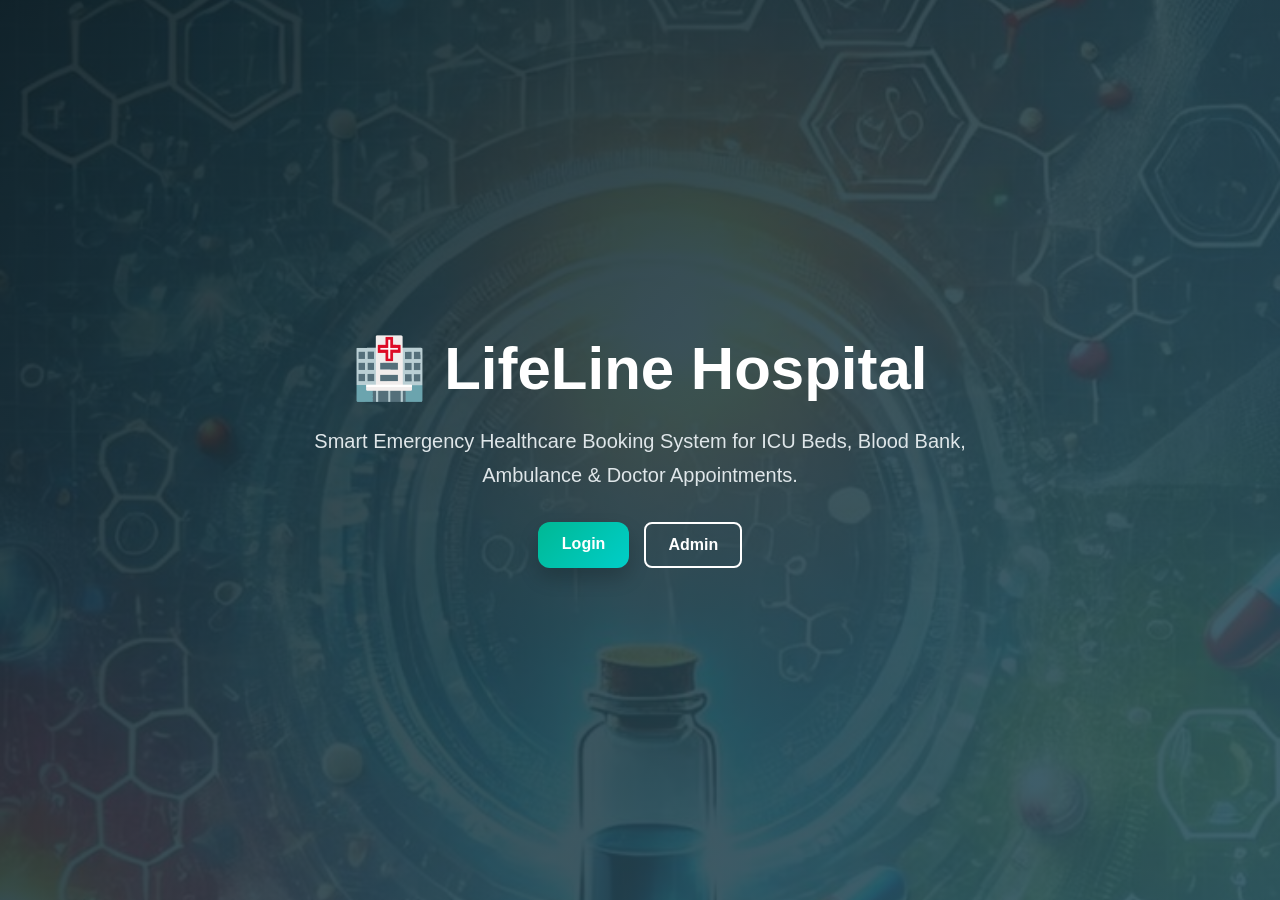
<file: index.html>
<!DOCTYPE html>
<html lang="en">
<head>
<meta charset="UTF-8">
<meta name="viewport" content="width=device-width, initial-scale=1.0">
<title>LifeLine Hospital</title>
<link rel="stylesheet" href="style.css">

<style>
.hero{
height:100vh;
display:flex;
justify-content:center;
align-items:center;
text-align:center;
padding:20px;
}

.hero-box{
max-width:700px;
}

.hero h1{
font-size:60px;
margin-bottom:20px;
}

.hero p{
font-size:20px;
margin-bottom:30px;
color:#dfe6e9;
}

.buttons{
display:flex;
gap:15px;
justify-content:center;
flex-wrap:wrap;
}

.btn-outline{
padding:12px 22px;
border:2px solid white;
border-radius:8px;
color:white;
text-decoration:none;
font-weight:bold;
}

.btn-outline:hover{
background:white;
color:#2c5364;
}
</style>
</head>

<body>

<section class="hero">
<div class="hero-box">
<h1>🏥 LifeLine Hospital</h1>
<p>Smart Emergency Healthcare Booking System for ICU Beds, Blood Bank, Ambulance & Doctor Appointments.</p>

<div class="buttons">
<a href="login.html" class="btn">Login</a>
<a href="admin.html" class="btn-outline">Admin</a>
</div>
</div>
</section>

</body>
</html>
</file>
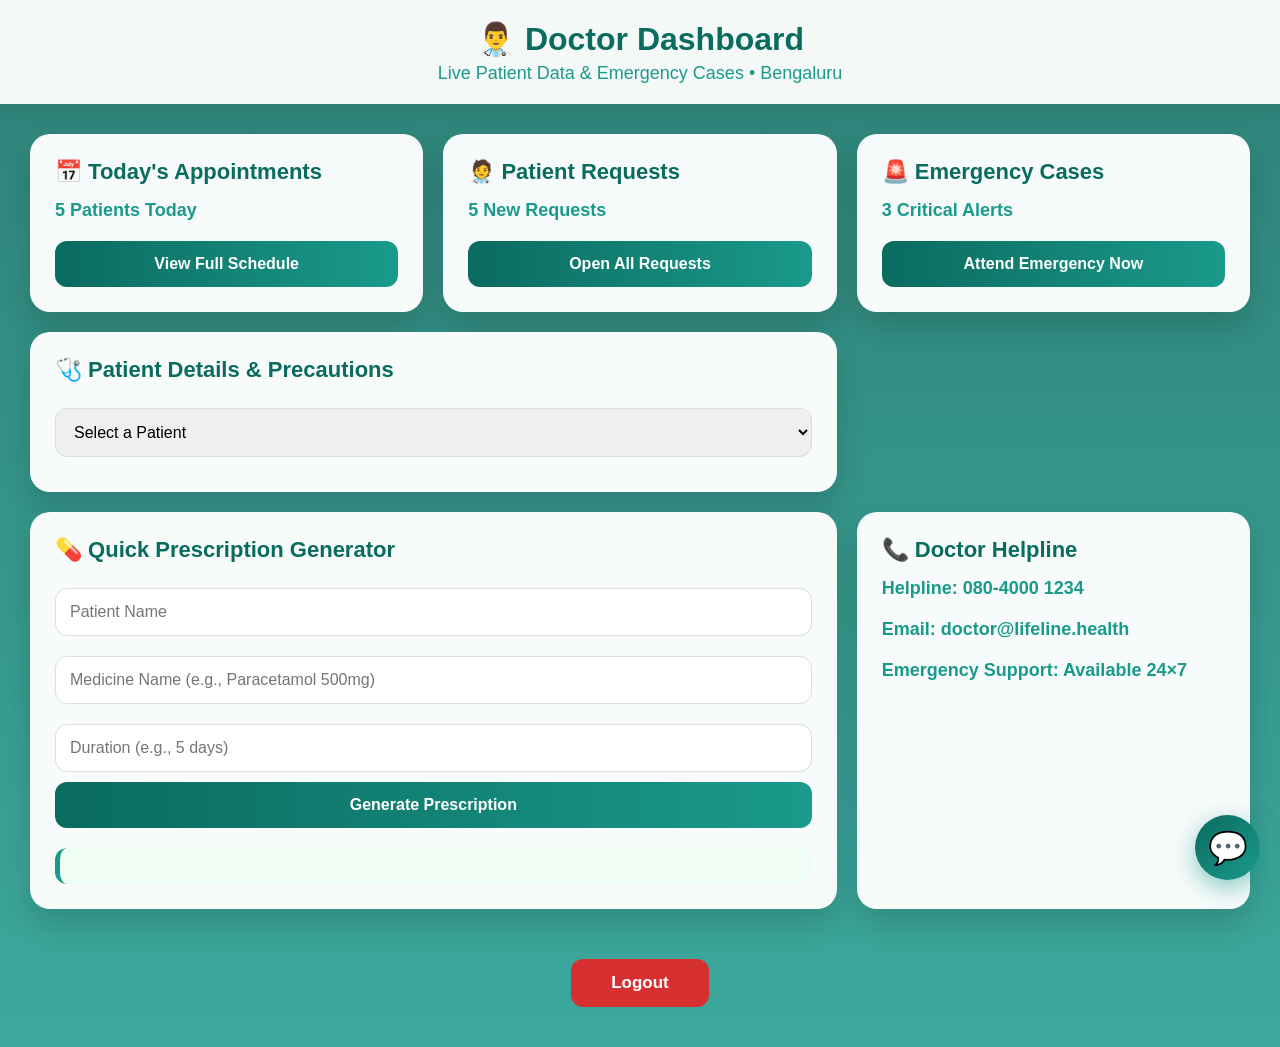
<file: doctor .html>
<!DOCTYPE html>
<html lang="en">
<head>
<meta charset="UTF-8">
<meta name="viewport" content="width=device-width, initial-scale=1.0">
<title>Doctor Dashboard - LifeLine</title>
<style>
* {
    margin: 0;
    padding: 0;
    box-sizing: border-box;
}

body {
    font-family: 'Segoe UI', Arial, sans-serif;
    background: linear-gradient(rgba(10, 107, 95, 0.85), rgba(26, 154, 139, 0.85)),
                url('https://images.unsplash.com/photo-1559757148-5e995136c7b2?q=80&w=2070') no-repeat center center fixed;
    background-size: cover;
    min-height: 100vh;
    color: #111827;
    position: relative;
}

/* Topbar */
.topbar {
    background: rgba(255, 255, 255, 0.95);
    backdrop-filter: blur(12px);
    padding: 20px 30px;
    text-align: center;
    box-shadow: 0 4px 20px rgba(0, 0, 0, 0.1);
    position: relative;
    z-index: 10;
}

.topbar h2 {
    color: #0A6B5F;
    font-size: 32px;
    font-weight: 800;
}

.topbar p {
    color: #1A9A8B;
    font-size: 18px;
    margin-top: 5px;
}

/* Grid Layout */
.grid {
    display: grid;
    grid-template-columns: repeat(auto-fit, minmax(320px, 1fr));
    gap: 20px;
    padding: 30px;
    max-width: 1400px;
    margin: 0 auto;
}

.card {
    background: rgba(255, 255, 255, 0.96);
    border-radius: 20px;
    padding: 25px;
    box-shadow: 0 15px 30px rgba(0, 0, 0, 0.15);
    transition: transform 0.3s, box-shadow 0.3s;
    backdrop-filter: blur(10px);
}

.card:hover {
    transform: translateY(-8px);
    box-shadow: 0 20px 40px rgba(0, 0, 0, 0.2);
}

.card h2 {
    color: #0A6B5F;
    margin-bottom: 15px;
    font-size: 22px;
    display: flex;
    align-items: center;
    gap: 10px;
}

.card p {
    font-size: 18px;
    font-weight: 600;
    color: #1A9A8B;
    margin-bottom: 20px;
}

.card button {
    width: 100%;
    padding: 14px;
    background: linear-gradient(90deg, #0A6B5F, #1A9A8B);
    color: white;
    border: none;
    border-radius: 12px;
    font-size: 16px;
    font-weight: 700;
    cursor: pointer;
    transition: 0.3s;
}

.card button:hover {
    transform: translateY(-2px);
    box-shadow: 0 10px 20px rgba(26, 154, 139, 0.4);
}

.card.big {
    grid-column: span 2;
}

@media (max-width: 900px) {
    .card.big { grid-column: span 1; }
}

/* Inputs */
input, select {
    width: 100%;
    padding: 14px;
    margin: 10px 0;
    border: 1px solid #ddd;
    border-radius: 12px;
    font-size: 16px;
}

input:focus, select:focus {
    border-color: #1A9A8B;
    box-shadow: 0 0 0 3px rgba(26, 154, 139, 0.15);
}

#prescriptionResult {
    margin-top: 20px;
    padding: 18px;
    background: #f0fdf4;
    border-radius: 12px;
    border-left: 5px solid #1A9A8B;
    line-height: 1.7;
}

.logout {
    display: block;
    margin: 20px auto 40px;
    padding: 14px 40px;
    background: #d63031;
    color: white;
    border: none;
    border-radius: 12px;
    font-size: 17px;
    font-weight: 700;
    cursor: pointer;
}

/* ==================== CHATBOT ==================== */
.chatbot-container {
    position: fixed;
    bottom: 20px;
    right: 20px;
    z-index: 1000;
}

.chatbot-icon {
    width: 65px;
    height: 65px;
    background: linear-gradient(135deg, #0A6B5F, #1A9A8B);
    color: white;
    border-radius: 50%;
    display: flex;
    align-items: center;
    justify-content: center;
    font-size: 32px;
    box-shadow: 0 8px 25px rgba(26, 154, 139, 0.5);
    cursor: pointer;
    transition: all 0.3s;
}

.chatbot-icon:hover {
    transform: scale(1.1);
}

.chat-window {
    display: none;
    position: absolute;
    bottom: 80px;
    right: 0;
    width: 380px;
    height: 520px;
    background: white;
    border-radius: 20px;
    box-shadow: 0 15px 40px rgba(0,0,0,0.25);
    overflow: hidden;
    flex-direction: column;
}

.chat-window.active {
    display: flex;
}

.chat-header {
    background: linear-gradient(90deg, #0A6B5F, #1A9A8B);
    color: white;
    padding: 15px 20px;
    display: flex;
    justify-content: space-between;
    align-items: center;
    font-weight: 700;
}

.chat-body {
    flex: 1;
    padding: 20px;
    overflow-y: auto;
    background: #f8fffe;
}

.chat-message {
    margin-bottom: 15px;
    max-width: 85%;
}

.chat-message.user {
    margin-left: auto;
    text-align: right;
}

.chat-message .bubble {
    padding: 12px 16px;
    border-radius: 18px;
    font-size: 15px;
    line-height: 1.5;
}

.chat-message.bot .bubble {
    background: #e6f4f1;
    border-bottom-left-radius: 5px;
}

.chat-message.user .bubble {
    background: #0A6B5F;
    color: white;
    border-bottom-right-radius: 5px;
}

.chat-footer {
    padding: 15px;
    background: white;
    border-top: 1px solid #eee;
    display: flex;
    gap: 10px;
}

.chat-footer input {
    flex: 1;
    padding: 12px 16px;
    border: 1px solid #ddd;
    border-radius: 30px;
    font-size: 15px;
}

.chat-footer button {
    background: #1A9A8B;
    color: white;
    border: none;
    width: 50px;
    height: 50px;
    border-radius: 50%;
    cursor: pointer;
    font-size: 20px;
}
</style>
</head>
<body>

<div class="topbar">
    <h2>👨‍⚕ Doctor Dashboard</h2>
    <p>Live Patient Data &amp; Emergency Cases • Bengaluru</p>
</div>

<div class="grid">
    <div class="card">
        <h2>📅 Today's Appointments</h2>
        <p id="appointCount">0 Patients Today</p>
        <button onclick="viewSchedule()">View Full Schedule</button>
    </div>

    <div class="card">
        <h2>🧑‍⚕ Patient Requests</h2>
        <p id="requestCount">0 New Requests</p>
        <button onclick="openRequests()">Open All Requests</button>
    </div>

    <div class="card">
        <h2>🚨 Emergency Cases</h2>
        <p id="emergencyCount">0 Critical Alerts</p>
        <button onclick="emergencyNow()">Attend Emergency Now</button>
    </div>

    <div class="card big">
        <h2>🩺 Patient Details &amp; Precautions</h2>
        <select id="patientSelect" onchange="showPatientDetails()">
            <option value="">Select a Patient</option>
        </select>
        <div id="patientInfo"></div>
    </div>

    <div class="card big">
        <h2>💊 Quick Prescription Generator</h2>
        <input type="text" id="patientName" placeholder="Patient Name">
        <input type="text" id="medicine" placeholder="Medicine Name (e.g., Paracetamol 500mg)">
        <input type="text" id="days" placeholder="Duration (e.g., 5 days)">
        <button onclick="createPrescription()">Generate Prescription</button>
        <div id="prescriptionResult"></div>
    </div>

    <div class="card">
        <h2>📞 Doctor Helpline</h2>
        <p><strong>Helpline:</strong> 080-4000 1234</p>
        <p><strong>Email:</strong> doctor@lifeline.health</p>
        <p><strong>Emergency Support:</strong> Available 24×7</p>
    </div>
</div>

<button class="logout" onclick="window.location.href='login.html'">
    Logout
</button>

<!-- ==================== CHATBOT ==================== -->
<div class="chatbot-container">
    <div class="chatbot-icon" onclick="toggleChat()">💬</div>
    
    <div class="chat-window" id="chatWindow">
        <div class="chat-header">
            <span>LifeLine Assistant</span>
            <span onclick="toggleChat()" style="cursor:pointer; font-size:20px;">✕</span>
        </div>
        <div class="chat-body" id="chatBody">
            <!-- Messages will be added here by JS -->
        </div>
        <div class="chat-footer">
            <input type="text" id="chatInput" placeholder="Ask anything... (e.g., dosage, symptoms)" onkeypress="if(event.key==='Enter') sendMessage()">
            <button onclick="sendMessage()">↑</button>
        </div>
    </div>
</div>

<script>
// ============== Existing Dashboard Script ==============
let patients = JSON.parse(localStorage.getItem("patients")) || [];

if (patients.length === 0) {
    patients = [
        {name: "Rahul Sharma", symptom: "High Fever & Cold", emergency: true},
        {name: "Priya Nair", symptom: "Persistent Cough", emergency: false},
        {name: "Arjun Reddy", symptom: "Severe Headache", emergency: false},
        {name: "Sneha Patel", symptom: "Stomach Pain", emergency: true},
        {name: "Vikram Singh", symptom: "Chest Discomfort", emergency: true}
    ];
    localStorage.setItem("patients", JSON.stringify(patients));
}

document.getElementById("appointCount").innerHTML = patients.length + " Patients Today";
document.getElementById("requestCount").innerHTML = patients.length + " New Requests";

let critical = patients.filter(p => p.emergency === true);
document.getElementById("emergencyCount").innerHTML = critical.length + " Critical Alerts";

let select = document.getElementById("patientSelect");
patients.forEach(function(p) {
    let option = document.createElement("option");
    option.value = p.name;
    option.textContent = p.name + " - " + p.symptom;
    select.appendChild(option);
});

function viewSchedule() {
    let txt = "📅 TODAY'S APPOINTMENTS\n\n";
    patients.forEach((p, i) => txt += `${i+1}. ${p.name} — ${p.symptom}\n`);
    alert(txt);
}

function openRequests() {
    let txt = "🧑‍⚕ PATIENT REQUESTS\n\n";
    patients.forEach((p, i) => txt += `${i+1}. ${p.name} — ${p.symptom}\n`);
    alert(txt);
}

function emergencyNow() {
    if (critical.length === 0) return alert("✅ No critical emergencies right now.");
    let txt = "🚨 EMERGENCY CASES\n\n";
    critical.forEach((p, i) => txt += `${i+1}. ${p.name} — ${p.symptom}\n`);
    alert(txt);
}

function showPatientDetails() {
    let name = document.getElementById("patientSelect").value;
    let box = document.getElementById("patientInfo");
    if (!name) { box.innerHTML = ""; return; }

    let patient = patients.find(p => p.name === name);
    if (!patient) return;

    box.innerHTML = `
        <h3 style="color:#0A6B5F; margin:15px 0 10px;">${patient.name}</h3>
        <p><strong>Symptom:</strong> ${patient.symptom}</p>
        <p><strong>Precautions:</strong></p>
        <ul style="margin-left:20px; line-height:1.8;">
            <li>Complete bed rest</li>
            <li>Stay well hydrated</li>
            <li>Avoid cold & outside food</li>
            <li>Monitor vitals regularly</li>
        </ul>
    `;
    document.getElementById("patientName").value = patient.name;
}

function createPrescription() {
    let name = document.getElementById("patientName").value.trim();
    let med = document.getElementById("medicine").value.trim();
    let days = document.getElementById("days").value.trim();
    if (!name || !med || !days) return alert("Please fill all fields");

    document.getElementById("prescriptionResult").innerHTML = `
        <h3 style="color:#0A6B5F;">✅ Prescription Generated</h3>
        <p><strong>Patient:</strong> ${name}</p>
        <p><strong>Medicine:</strong> ${med}</p>
        <p><strong>Duration:</strong> ${days} days</p>
        <p style="margin-top:12px; color:#1A9A8B; font-weight:700;">
            👨‍⚕ Approved • ${new Date().toLocaleDateString()}
        </p>
    `;
}

// ============== CHATBOT SCRIPT ==============
const chatBody = document.getElementById("chatBody");
const chatInput = document.getElementById("chatInput");
const chatWindow = document.getElementById("chatWindow");

function toggleChat() {
    chatWindow.classList.toggle("active");
    if (chatWindow.classList.contains("active") && chatBody.children.length === 0) {
        addBotMessage("Hello Doctor! 👋 How can I assist you today?<br>I can help with medicine dosage, symptoms, or quick medical references.");
    }
}

function addBotMessage(text) {
    const msgDiv = document.createElement("div");
    msgDiv.className = "chat-message bot";
    msgDiv.innerHTML = `<div class="bubble">${text}</div>`;
    chatBody.appendChild(msgDiv);
    chatBody.scrollTop = chatBody.scrollHeight;
}

function addUserMessage(text) {
    const msgDiv = document.createElement("div");
    msgDiv.className = "chat-message user";
    msgDiv.innerHTML = `<div class="bubble">${text}</div>`;
    chatBody.appendChild(msgDiv);
    chatBody.scrollTop = chatBody.scrollHeight;
}

function sendMessage() {
    const text = chatInput.value.trim();
    if (!text) return;

    addUserMessage(text);
    chatInput.value = "";

    // Simple AI-like responses
    setTimeout(() => {
        let reply = "I'm here to help! Could you please rephrase?";

        const lower = text.toLowerCase();
        if (lower.includes("dosage") || lower.includes("dose")) {
            reply = "For Paracetamol 500mg, usual adult dose is 1 tablet every 6-8 hours. Max 4 tablets/day. Always check patient history.";
        } 
        else if (lower.includes("fever") || lower.includes("temperature")) {
            reply = "For fever above 101°F, recommend Paracetamol + hydration. If persists >48 hrs, suggest blood tests.";
        } 
        else if (lower.includes("cough")) {
            reply = "Dry cough: Levocetirizine + Montelukast. Wet cough: Ambroxol syrup. Advise steam inhalation.";
        } 
        else if (lower.includes("headache")) {
            reply = "Common relief: Paracetamol or Ibuprofen. Rule out migraine or stress. Rest in dark room.";
        } 
        else if (lower.includes("emergency") || lower.includes("critical")) {
            reply = "For any chest pain, breathing difficulty, or loss of consciousness — advise immediate ER referral.";
        } 
        else if (lower.includes("thank")) {
            reply = "You're welcome, Doctor! Stay safe and keep saving lives ❤️";
        }

        addBotMessage(reply);
    }, 600);
}

// Welcome message when page loads
window.onload = () => {
    // Existing onload code already runs above
};
</script>
</body>
</html>
</file>
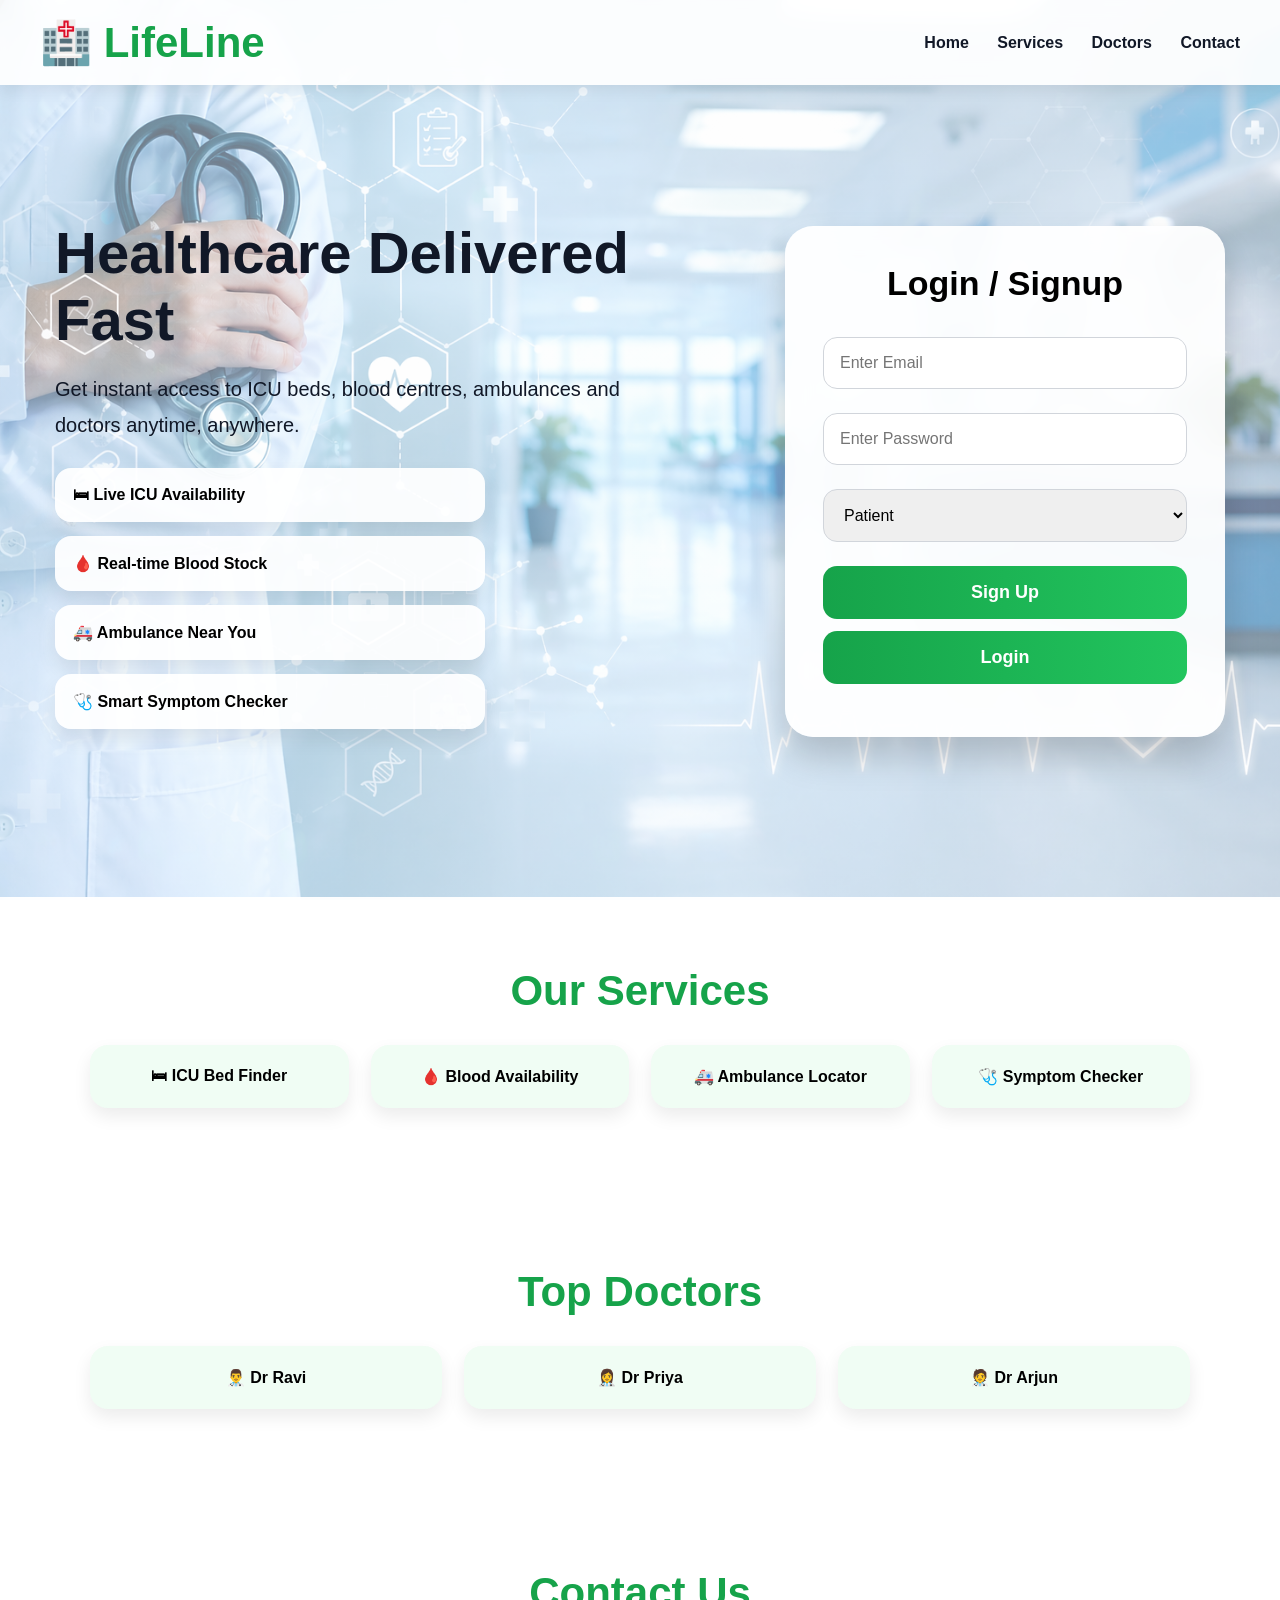
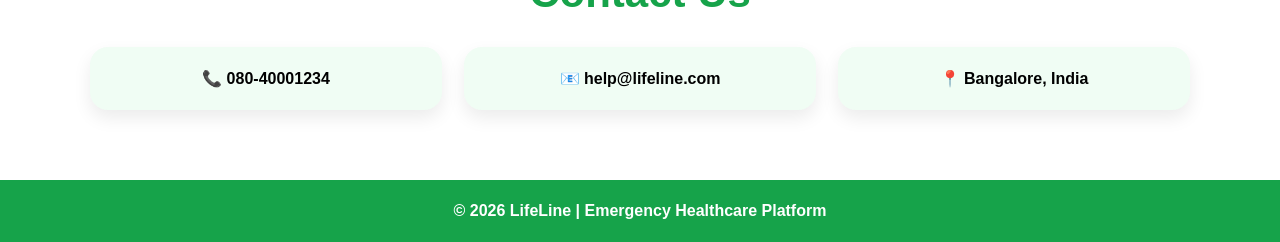
<file: login.html>
<!DOCTYPE html>
<html>
<head>
<meta charset="UTF-8">
<meta name="viewport" content="width=device-width,initial-scale=1">
<title>LifeLine Login</title>


<style>

*{
margin:0;
padding:0;
box-sizing:border-box;
}

html{
scroll-behavior:smooth;
}

body{
font-family:Segoe UI,Arial;
min-height:100vh;
overflow-x:hidden;

/* ADVANCED MEDICAL BACKGROUND IMAGE */
background-image:
linear-gradient(rgba(255,255,255,0.45),rgba(255,255,255,0.45)),
url('login1.png');

background-size:cover;
background-position:center;
background-repeat:no-repeat;
background-attachment:fixed;
}

/* PARTICLES */

.particles{
position:fixed;
top:0;
left:0;
width:100%;
height:100%;
pointer-events:none;
z-index:0;
overflow:hidden;
}

.particles span{
position:absolute;
display:block;
width:8px;
height:8px;
background:rgba(34,197,94,0.35);
border-radius:50%;
animation:float 14s linear infinite;
bottom:-50px;
}

.particles span:nth-child(1){left:10%;animation-duration:12s;}
.particles span:nth-child(2){left:20%;animation-duration:16s;}
.particles span:nth-child(3){left:35%;animation-duration:13s;}
.particles span:nth-child(4){left:50%;animation-duration:18s;}
.particles span:nth-child(5){left:65%;animation-duration:11s;}
.particles span:nth-child(6){left:80%;animation-duration:15s;}
.particles span:nth-child(7){left:90%;animation-duration:17s;}

@keyframes float{
0%{transform:translateY(0);opacity:0;}
20%{opacity:1;}
100%{transform:translateY(-110vh);opacity:0;}
}

/* MAIN CONTENT */

.navbar,
.main-login,
.extra-section,
.footer{
position:relative;
z-index:2;
}

/* NAVBAR */

.navbar{
display:flex;
justify-content:space-between;
align-items:center;
padding:18px 40px;
background:rgba(255,255,255,0.92);
backdrop-filter:blur(10px);
box-shadow:0 4px 15px rgba(0,0,0,0.08);
}

.navbar h2{
color:#16a34a;
font-size:42px;
font-weight:900;
}

.menu a{
margin-left:24px;
text-decoration:none;
font-weight:700;
color:#111827;
}

/* HOME */

.main-login{
display:flex;
justify-content:space-between;
align-items:center;
padding:55px;
gap:45px;
min-height:88vh;
}

.left-box{
width:50%;
}

.left-box h1{
font-size:58px;
font-weight:900;
margin-bottom:18px;
color:#111827;
}

.left-box p{
font-size:20px;
line-height:1.8;
margin-bottom:25px;
color:#111827;
}

.features div{
background:rgba(255,255,255,0.92);
padding:18px;
margin-bottom:14px;
border-radius:16px;
box-shadow:0 10px 20px rgba(0,0,0,0.08);
font-weight:700;
max-width:430px;
}

/* LOGIN */

.login-box{
width:440px;
padding:38px;
border-radius:28px;
background:rgba(255,255,255,0.94);
backdrop-filter:blur(12px);
box-shadow:0 20px 35px rgba(0,0,0,0.18);
}

.login-box h2{
text-align:center;
font-size:34px;
font-weight:900;
margin-bottom:22px;
}

input,select{
width:100%;
padding:16px;
margin:12px 0;
border:1px solid #d1d5db;
border-radius:14px;
font-size:16px;
outline:none;
}

input:focus,select:focus{
border-color:#16a34a;
box-shadow:0 0 0 3px rgba(34,197,94,0.15);
}

button{
width:100%;
padding:16px;
margin-top:12px;
border:none;
border-radius:14px;
background:linear-gradient(90deg,#16a34a,#22c55e);
color:white;
font-size:18px;
font-weight:800;
cursor:pointer;
transition:0.3s;
}

button:hover{
transform:translateY(-2px);
box-shadow:0 10px 20px rgba(34,197,94,0.25);
}

#msg{
margin-top:15px;
text-align:center;
font-weight:bold;
font-size:18px;
}

/* SECTION */

.extra-section{
padding:70px 30px;
text-align:center;
background:rgba(255,255,255,0.92);
margin-top:20px;
backdrop-filter:blur(8px);
}

.extra-section h1{
font-size:42px;
margin-bottom:30px;
color:#16a34a;
}

.service-grid{
display:grid;
grid-template-columns:repeat(auto-fit,minmax(230px,1fr));
gap:22px;
max-width:1100px;
margin:auto;
}

.service-grid div{
padding:22px;
background:#f0fdf4;
border-radius:18px;
font-weight:800;
box-shadow:0 8px 18px rgba(0,0,0,0.08);
}

.footer{
padding:22px;
text-align:center;
background:#16a34a;
color:white;
font-weight:700;
}

/* MOBILE */

@media(max-width:950px){

.main-login{
flex-direction:column;
padding:25px;
}

.left-box{
width:100%;
text-align:center;
}

.left-box h1{
font-size:38px;
}

.login-box{
width:95%;
}

.navbar{
flex-direction:column;
gap:10px;
}

}

</style>
</head>

<body>

<div class="particles">
<span></span><span></span><span></span><span></span>
<span></span><span></span><span></span>
</div>

<div class="navbar">
<h2>🏥 LifeLine</h2>

<div class="menu">
<a href="#home">Home</a>
<a href="#services">Services</a>
<a href="#doctors">Doctors</a>
<a href="#contact">Contact</a>
</div>
</div>

<div class="main-login" id="home">

<div class="left-box">

<h1>Healthcare Delivered Fast</h1>

<p>
Get instant access to ICU beds, blood centres, ambulances and doctors anytime, anywhere.
</p>

<div class="features">
<div>🛏 Live ICU Availability</div>
<div>🩸 Real-time Blood Stock</div>
<div>🚑 Ambulance Near You</div>
<div>🩺 Smart Symptom Checker</div>
</div>

</div>

<div class="login-box">

<h2>Login / Signup</h2>

<input type="email" id="email" placeholder="Enter Email">
<input type="password" id="password" placeholder="Enter Password">

<select id="role">
<option value="patient">Patient</option>
<option value="doctor">Doctor</option>
<option value="admin">Admin</option>
</select>

<button onclick="signup()">Sign Up</button>
<button onclick="login()">Login</button>

<p id="msg"></p>

</div>

</div>

<section class="extra-section" id="services">
<h1>Our Services</h1>

<div class="service-grid">
<div>🛏 ICU Bed Finder</div>
<div>🩸 Blood Availability</div>
<div>🚑 Ambulance Locator</div>
<div>🩺 Symptom Checker</div>
</div>
</section>

<section class="extra-section" id="doctors">
<h1>Top Doctors</h1>

<div class="service-grid">
<div>👨‍⚕ Dr Ravi</div>
<div>👩‍⚕ Dr Priya</div>
<div>🧑‍⚕ Dr Arjun</div>
</div>
</section>

<section class="extra-section" id="contact">
<h1>Contact Us</h1>

<div class="service-grid">
<div>📞 080-40001234</div>
<div>📧 help@lifeline.com</div>
<div>📍 Bangalore, India</div>
</div>
</section>

<div class="footer">
© 2026 LifeLine | Emergency Healthcare Platform
</div>

<script>

function signup(){
let email=document.getElementById("email").value.trim();
let pass=document.getElementById("password").value.trim();
let role=document.getElementById("role").value;

if(email=="" || pass==""){
document.getElementById("msg").innerHTML="❌ Fill all fields";
document.getElementById("msg").style.color="red";
return;
}

localStorage.setItem("userEmail",email);
localStorage.setItem("userPass",pass);
localStorage.setItem("userRole",role);

document.getElementById("msg").innerHTML="✅ Signup Successful";
document.getElementById("msg").style.color="green";
}

function login(){
let email=document.getElementById("email").value.trim();
let pass=document.getElementById("password").value.trim();
let role=document.getElementById("role").value;

let savedEmail=localStorage.getItem("userEmail");
let savedPass=localStorage.getItem("userPass");

if(email==savedEmail && pass==savedPass){

document.getElementById("msg").innerHTML="✅ Login Success";
document.getElementById("msg").style.color="green";

setTimeout(function(){

if(role=="doctor"){
window.location.href="doctor.html";
}
else if(role=="admin"){
window.location.href="admin.html";
}
else{
window.location.href="dashboard.html";
}

},1000);

}else{
document.getElementById("msg").innerHTML="❌ Wrong Email / Password";
document.getElementById("msg").style.color="red";
}
}

</script>

</body>
</html>
</file>
<file: style.css>
*{
margin:0;
padding:0;
box-sizing:border-box;
font-family:'Segoe UI',Arial,sans-serif;
}

html{
scroll-behavior:smooth;
}

body{
min-height:100vh;
background:
linear-gradient(135deg, rgba(15,32,39,0.92), rgba(32,58,67,0.88), rgba(44,83,100,0.9)),
url('login.jpeg');
background-size:cover;
background-position:center;
background-attachment:fixed;
color:white;
}

/* Layout */
.container{
width:90%;
max-width:1200px;
margin:auto;
padding:30px 20px;
}

/* Buttons */
.btn{
display:inline-block;
padding:13px 24px;
border:none;
border-radius:12px;
background:linear-gradient(135deg,#00b894,#00cec9);
color:white;
font-weight:700;
font-size:16px;
cursor:pointer;
text-decoration:none;
transition:all 0.3s ease;
box-shadow:0 10px 20px rgba(0,0,0,0.2);
}

.btn:hover{
transform:translateY(-3px) scale(1.02);
box-shadow:0 14px 24px rgba(0,0,0,0.25);
}

.btn-outline{
display:inline-block;
padding:13px 24px;
border:2px solid rgba(255,255,255,0.7);
border-radius:12px;
color:white;
text-decoration:none;
font-weight:700;
transition:0.3s;
}

.btn-outline:hover{
background:white;
color:#203a43;
}

/* Glass Cards */
.card{
background:rgba(255,255,255,0.08);
backdrop-filter:blur(14px);
border:1px solid rgba(255,255,255,0.12);
padding:25px;
border-radius:20px;
box-shadow:0 12px 28px rgba(0,0,0,0.25);
}

/* Forms */
input,select,textarea{
width:100%;
padding:14px;
margin:10px 0;
border:none;
outline:none;
border-radius:12px;
background:rgba(255,255,255,0.92);
font-size:15px;
color:#111;
}

input:focus,select:focus,textarea:focus{
box-shadow:0 0 0 3px rgba(0,206,201,0.25);
}

/* Titles */
h1{
font-size:56px;
font-weight:800;
margin-bottom:15px;
}

h2{
font-size:34px;
font-weight:800;
margin-bottom:15px;
}

p{
font-size:18px;
line-height:1.7;
color:#ecf0f1;
}

/* Navbar */
.navbar{
display:flex;
justify-content:space-between;
align-items:center;
padding:20px 30px;
background:rgba(255,255,255,0.08);
backdrop-filter:blur(14px);
position:sticky;
top:0;
z-index:1000;
}

.navbar a{
color:white;
text-decoration:none;
margin-left:20px;
font-weight:600;
}

/* Grid */
.grid{
display:grid;
grid-template-columns:repeat(auto-fit,minmax(250px,1fr));
gap:20px;
}

/* Footer */
.footer{
text-align:center;
padding:20px;
margin-top:30px;
background:rgba(0,0,0,0.25);
font-size:14px;
}

/* Responsive */
@media(max-width:768px){

h1{
font-size:38px;
}

h2{
font-size:28px;
}

.navbar{
flex-direction:column;
gap:12px;
}

.container{
width:95%;
padding:20px 12px;
}
}
</file>
